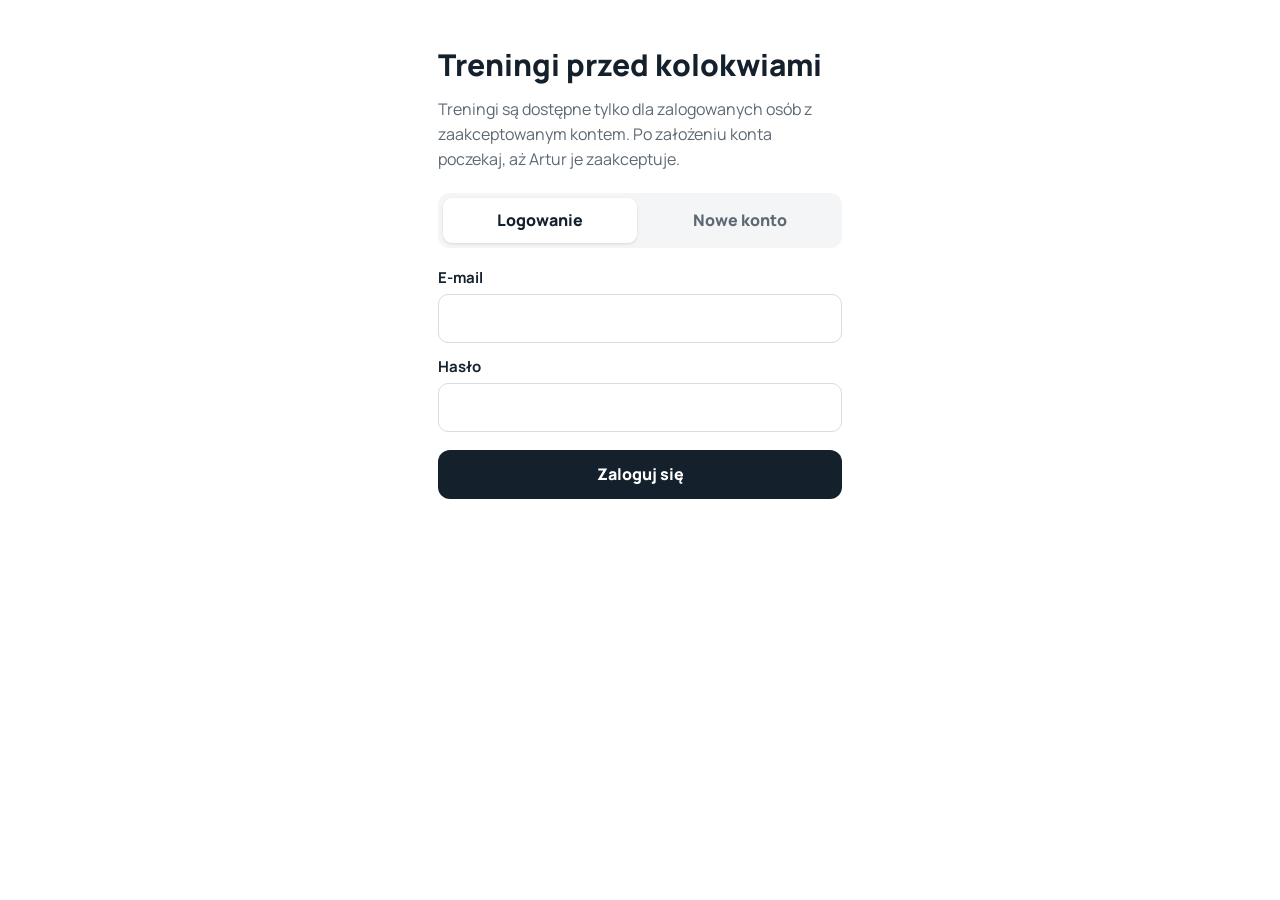
<file: index.html>
<!DOCTYPE html>
<html lang="pl">
<head>
<meta charset="utf-8">
<meta name="viewport" content="width=device-width, initial-scale=1">
<meta name="robots" content="noindex">
<title>Treningi przed kolokwiami</title>
<link rel="preconnect" href="https://fonts.googleapis.com">
<link href="https://fonts.googleapis.com/css2?family=Manrope:wght@400;600;800&display=swap" rel="stylesheet">
<link rel="stylesheet" href="shell.css">
</head>
<body>
<main class="wrap">
  <div class="kt-bar" id="ktBar"></div>
  <h1>Treningi przed kolokwiami</h1>
  <p class="lead">Interaktywne treningi do nauki we dwóch albo w pojedynkę: lekcje, dopasowywanie, sortowanie, przypadki kliniczne i zadania pisemne jak na kolokwium.</p>
  <div id="state"><p class="mute">Sprawdzam konto…</p></div>
  <div class="list" id="list"></div>
  <footer>Materiały pomocnicze do nauki, nie zastępują podręcznika ani zajęć.</footer>
</main>
<script src="vendor/supabase.js"></script>
<script src="auth.js"></script>
<script>
(async () => {
  const $ = id => document.getElementById(id), esc = KT.esc;
  KT.renderBar($('ktBar'));
  await KT.ready;
  if (!KT.sb) { $('state').innerHTML = '<div class="box bad">Serwer kont jest chwilowo niedostępny. Spróbuj później.</div>'; return; }
  if (!KT.user) { location.replace(KT.loginUrl()); return; }
  if (KT.member.status === 'rejected') { $('state').innerHTML = '<div class="box bad"><b>Dostęp nie został przyznany.</b> Jeśli to pomyłka, napisz do Artura.</div>'; return; }
  if (!KT.approved()) { $('state').innerHTML = `<div class="box warn"><b>Twoje konto czeka na akceptację.</b><br>Gdy Artur je zaakceptuje, odśwież tę stronę i zobaczysz treningi. Zalogowano jako ${esc(KT.user.email)}.</div>`; return; }
  $('state').innerHTML = '';
  if (KT.isAdmin()) {
    const { count } = await KT.sb.from('members').select('user_id', { count: 'exact', head: true }).eq('status', 'pending');
    if (count) $('state').innerHTML = `<div class="box warn"><b>${count} ${count === 1 ? 'osoba czeka' : 'osoby czekają'} na akceptację.</b> <a class="kt-link" href="admin.html">Otwórz panel akceptacji</a></div>`;
  }
  const cat = await KT.catalog();
  if (!cat || !cat.length) { $('list').innerHTML = '<div class="box">Nie udało się wczytać listy treningów (albo jeszcze żadnego nie ma).</div>'; return; }
  $('list').innerHTML = cat.map(t => `<a class="card" href="t.html?id=${encodeURIComponent(t.id)}"><span class="bar" style="background:${esc(t.col || '#888')}"></span><div><h2>${esc(t.title)}</h2><p>${esc(t.desc || '')}</p><div class="meta">${(t.tags || []).map(x => `<span>${esc(x)}</span>`).join('')}${t.date ? `<span>${esc(t.date)}</span>` : ''}</div><div class="stats" data-stats="${esc(t.id)}"></div></div><span class="go">Otwórz →</span></a>`).join('');
  const rows = await KT.attempts();
  document.querySelectorAll('[data-stats]').forEach(el => {
    const r = rows.filter(x => x.training === el.dataset.stats); if (!r.length) { el.textContent = 'Jeszcze nie zaczęte.'; return; }
    const uniq = new Set(r.map(x => x.task_id)).size, avg = Math.round(100 * r.reduce((a, x) => a + x.score, 0) / r.length), rev = KT.toReview(r).length;
    el.textContent = `Twoje wyniki: ${uniq} różnych zadań, średnio ${avg}%, do poprawy: ${rev}`;
  });
})();
</script>
</body>
</html>
</file>
<file: shell.css>
:root{color-scheme:light dark;--bg:light-dark(#fff,#111418);--panel:light-dark(#f3f5f7,#1a1f25);--line:light-dark(#d8dde3,#2c333b);--ink:light-dark(#14202b,#e9edf1);--mute:light-dark(#5d6873,#9aa5b0);--ok:light-dark(#1b8a4c,#4ccb84);--oks:light-dark(#e3f6eb,#11331f);--bad:light-dark(#c62828,#f26d6d);--bads:light-dark(#fde7e7,#3a1616);--warn:light-dark(#b7791f,#f0b44c);--warns:light-dark(#fff4dc,#3a2c10)}
*{box-sizing:border-box}
body{margin:0;background:var(--bg);color:var(--ink);font:16px/1.55 Manrope,system-ui,sans-serif}
.wrap{max-width:880px;margin:0 auto;padding:24px max(4vw,16px) 64px}
h1{font-size:clamp(30px,5vw,44px);line-height:1.08;margin:0 0 10px;font-weight:800;text-wrap:balance}
h2{font-size:20px;margin:0 0 4px}
.lead{color:var(--mute);margin:0 0 28px;max-width:60ch}
.mute{color:var(--mute)}
.kt-bar{display:flex;flex-wrap:wrap;gap:6px 16px;align-items:center;justify-content:flex-end;font-size:14px;margin-bottom:26px;min-height:24px}
.kt-mute{color:var(--mute)}
.kt-link{font:inherit;font-weight:800;background:none;border:0;padding:0;color:var(--ink);text-decoration:underline;cursor:pointer}
.box{border:2px solid var(--line);border-radius:16px;padding:16px 18px;margin-bottom:14px}
.box.warn{border-color:var(--warn);background:var(--warns)}
.box.bad{border-color:var(--bad);background:var(--bads)}
.list{display:grid;gap:14px}
.card{display:grid;grid-template-columns:8px minmax(0,1fr) auto;gap:16px;align-items:center;border:2px solid var(--line);border-radius:16px;padding:16px 18px 16px 0;text-decoration:none;color:inherit;background:var(--bg);overflow:hidden}
.card:hover,.card:focus-visible{border-color:var(--ink);outline:none}
.card .bar{align-self:stretch}
.card p{margin:0;color:var(--mute);font-size:15px}
.meta{display:flex;flex-wrap:wrap;gap:6px;margin-top:8px}
.meta span{font-size:12px;font-weight:700;border-radius:999px;padding:2px 9px;background:var(--panel)}
.stats{margin-top:8px;font-size:14px;font-weight:700}
.go{font-weight:800;white-space:nowrap}
.btn{border:1px solid var(--line);background:var(--bg);color:var(--ink);border-radius:10px;padding:8px 14px;font:inherit;font-weight:800;cursor:pointer;min-height:40px}
.btn.pri{background:var(--ink);color:var(--bg);border-color:var(--ink)}
.btn:disabled{opacity:.5;cursor:default}
table{width:100%;border-collapse:collapse;font-size:15px}
th,td{text-align:left;padding:10px 8px;border-bottom:1px solid var(--line);vertical-align:middle}
th{font-size:13px;color:var(--mute);font-weight:800}
.pill{font-size:12px;font-weight:800;border-radius:999px;padding:2px 9px;white-space:nowrap}
.pill.pending{background:var(--warns);color:var(--warn)}.pill.approved{background:var(--oks);color:var(--ok)}.pill.rejected{background:var(--bads);color:var(--bad)}
.acts{display:flex;gap:6px;flex-wrap:wrap}
footer{margin-top:40px;color:var(--mute);font-size:14px}
[hidden]{display:none!important}
@media(max-width:560px){.card{grid-template-columns:6px minmax(0,1fr)}.go{display:none}.hide-sm{display:none}}
</file>
